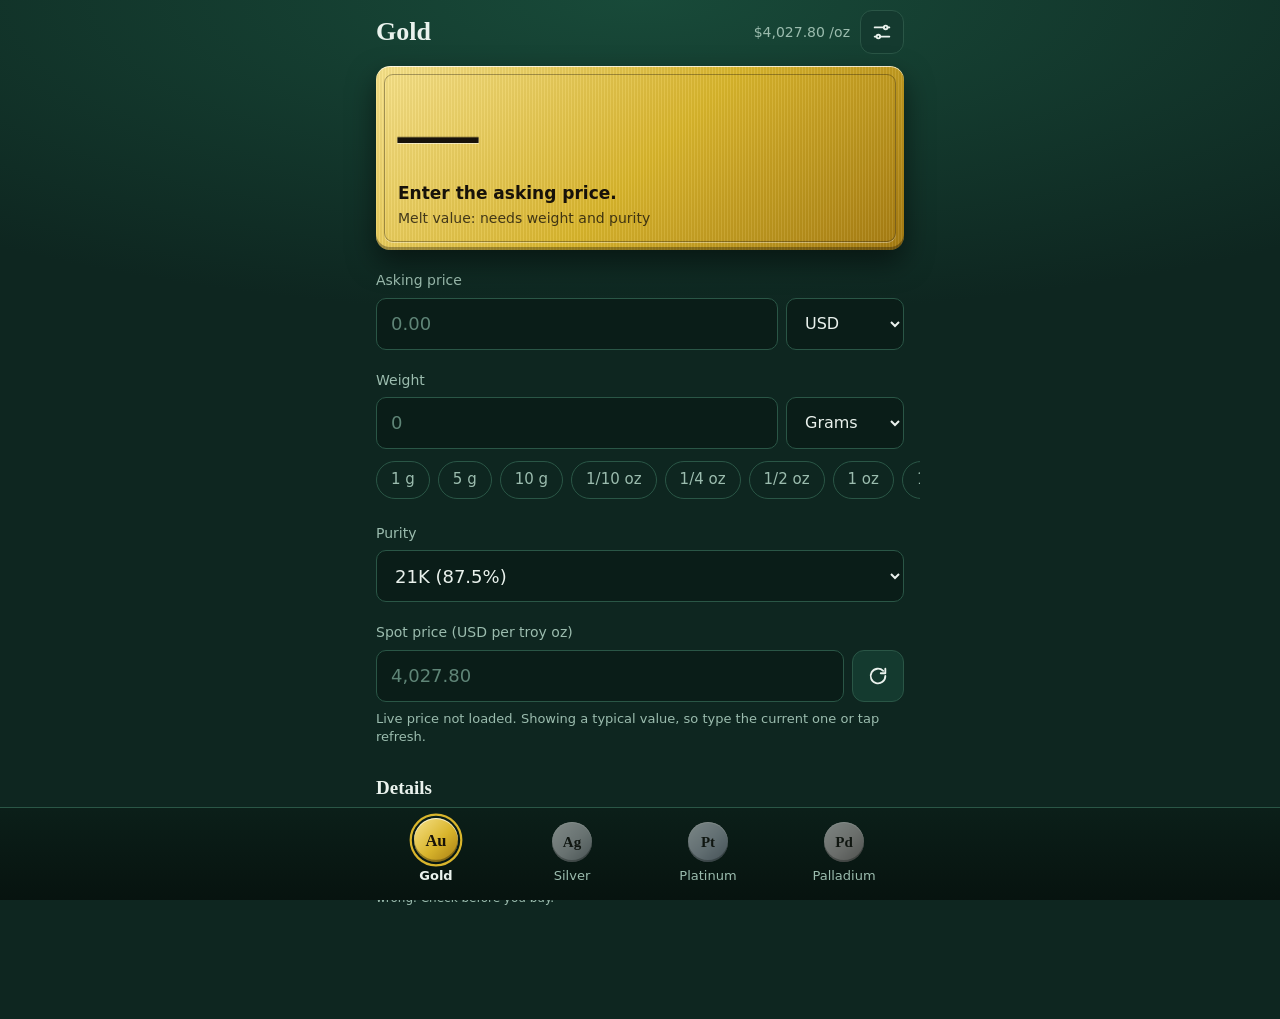
<file: index.html>
<!doctype html>
<html lang="en">
<head>
<meta charset="utf-8">
<meta name="viewport" content="width=device-width, initial-scale=1, viewport-fit=cover, interactive-widget=resizes-visual">
<meta http-equiv="Content-Security-Policy" content="default-src 'none'; script-src 'self'; worker-src 'self'; style-src 'self'; img-src 'self'; connect-src https://api.gold-api.com https://open.er-api.com; manifest-src 'self'; base-uri 'none'; form-action 'none'">
<meta name="theme-color" content="#0e2620">
<meta name="color-scheme" content="dark">
<meta name="description" content="Check how far above melt value a gold, silver, platinum or palladium item is priced.">
<title>Metal Premium</title>
<link rel="manifest" href="manifest.webmanifest">
<link rel="icon" href="favicon.svg" type="image/svg+xml">
<link rel="apple-touch-icon" href="icon-192.png">
<link rel="stylesheet" href="styles.css">
</head>
<body data-metal="gold">

<header class="bar">
  <h1 id="metalName">Gold</h1>
  <div class="bar-r">
    <span class="spot-head" id="spotHead"></span>
    <button class="icon-btn small" id="toolsBtn" type="button" aria-label="Open converter and settings">
      <svg viewBox="0 0 24 24" width="22" height="22" aria-hidden="true"><path d="M4 7h10M18 7h2M4 17h2M10 17h10" fill="none" stroke="currentColor" stroke-width="2" stroke-linecap="round"/><circle cx="16" cy="7" r="2" fill="none" stroke="currentColor" stroke-width="2"/><circle cx="8" cy="17" r="2" fill="none" stroke="currentColor" stroke-width="2"/></svg>
    </button>
  </div>
</header>

<main>
  <section class="plate" id="plate" aria-label="Premium over melt value">
    <p class="plate-num" id="premium">—</p>
    <p class="plate-line"><span class="dot" id="dot" hidden></span><span id="plateLine">Enter the asking price.</span></p>
    <p class="plate-sub" id="plateSub"></p>
  </section>

  <div class="fields" role="group" aria-label="Item details">
    <div class="field">
      <label class="label" for="price">Asking price</label>
      <div class="ctl">
        <input id="price" inputmode="decimal" autocomplete="off" placeholder="0.00" enterkeyhint="next">
        <select id="currency" aria-label="Currency"></select>
      </div>
      <p class="note" id="rateNote" hidden></p>
    </div>

    <div class="field">
      <label class="label" for="weight">Weight</label>
      <div class="ctl">
        <input id="weight" inputmode="decimal" autocomplete="off" placeholder="0" enterkeyhint="next">
        <select id="unit" aria-label="Weight unit"></select>
      </div>
      <div class="chips" id="chips" role="group" aria-label="Common weights"></div>
    </div>

    <div class="field">
      <label class="label" for="purity">Purity</label>
      <select id="purity" class="full"></select>
      <div id="customWrap" hidden>
        <input id="custom" class="gap" inputmode="decimal" autocomplete="off" placeholder="Percent, for example 91.6" aria-label="Custom purity in percent">
      </div>
    </div>

    <div class="field">
      <label class="label" for="spot">Spot price (USD per troy oz)</label>
      <div class="ctl">
        <input id="spot" inputmode="decimal" autocomplete="off" placeholder="Not loaded yet">
        <button class="icon-btn" id="spotRefresh" type="button" aria-label="Refresh live spot price">
          <svg viewBox="0 0 24 24" width="22" height="22" aria-hidden="true"><path d="M20 12a8 8 0 1 1-2.34-5.66M20 4v5h-5" fill="none" stroke="currentColor" stroke-width="2" stroke-linecap="round" stroke-linejoin="round"/></svg>
        </button>
      </div>
      <p class="note"><span id="spotNote"></span> <button class="link" id="spotLive" type="button" hidden>Use the live price</button></p>
    </div>
  </div>

  <section class="sec" aria-labelledby="detailsH">
    <h2 class="h2" id="detailsH">Details</h2>
    <dl class="ledger" id="details"></dl>
  </section>

  <p class="fine">For information only, not financial advice. Prices from other sources can be delayed or wrong. Check before you buy.</p>
</main>

<nav class="dock" aria-label="Choose a metal">
  <div class="dock-in" id="dock" role="tablist"></div>
</nav>

<dialog id="tools" aria-labelledby="toolsH">
  <div class="sheet">
    <h2 class="h2 big" id="toolsH">Converter and settings</h2>

    <section class="sec tight" aria-labelledby="convH">
      <h3 class="h3" id="convH">Currency converter</h3>
      <div class="ctl">
        <input id="convAmount" inputmode="decimal" autocomplete="off" placeholder="Amount" aria-label="Amount to convert">
        <select id="convFrom" aria-label="Convert from"></select>
      </div>
      <ul class="conv" id="convOut"></ul>
    </section>

    <section class="sec" aria-labelledby="ratesH">
      <h3 class="h3" id="ratesH">Exchange rates</h3>
      <p class="note first">How much of each currency one US dollar buys. You can type your own.</p>
      <div class="rates" id="ratesGrid"></div>
      <div class="ctl gapt">
        <button class="btn" id="ratesBtn" type="button">Update rates</button>
      </div>
      <p class="note" id="ratesStatus"></p>
    </section>

    <section class="sec" aria-labelledby="aboutH">
      <h3 class="h3" id="aboutH">About</h3>
      <p class="note first">Everything you type stays on this phone. The app asks gold-api.com for spot prices and open.er-api.com for exchange rates, and sends nothing about you or your items. Not financial advice.</p>
      <p class="note"><a href="https://www.exchangerate-api.com" target="_blank" rel="noopener noreferrer">Rates by Exchange Rate API</a> &nbsp; <a href="privacy.html" target="_blank" rel="noopener">Privacy policy</a></p>
      <p class="note">Version <span id="ver"></span></p>
      <button class="btn primary" id="installBtn" type="button" hidden>Install on this phone</button>
    </section>

    <button class="btn full gapt" id="closeTools" type="button">Done</button>
  </div>
</dialog>

<noscript><p class="fine">This app needs JavaScript.</p></noscript>
<script src="app.js"></script>
</body>
</html>
</file>
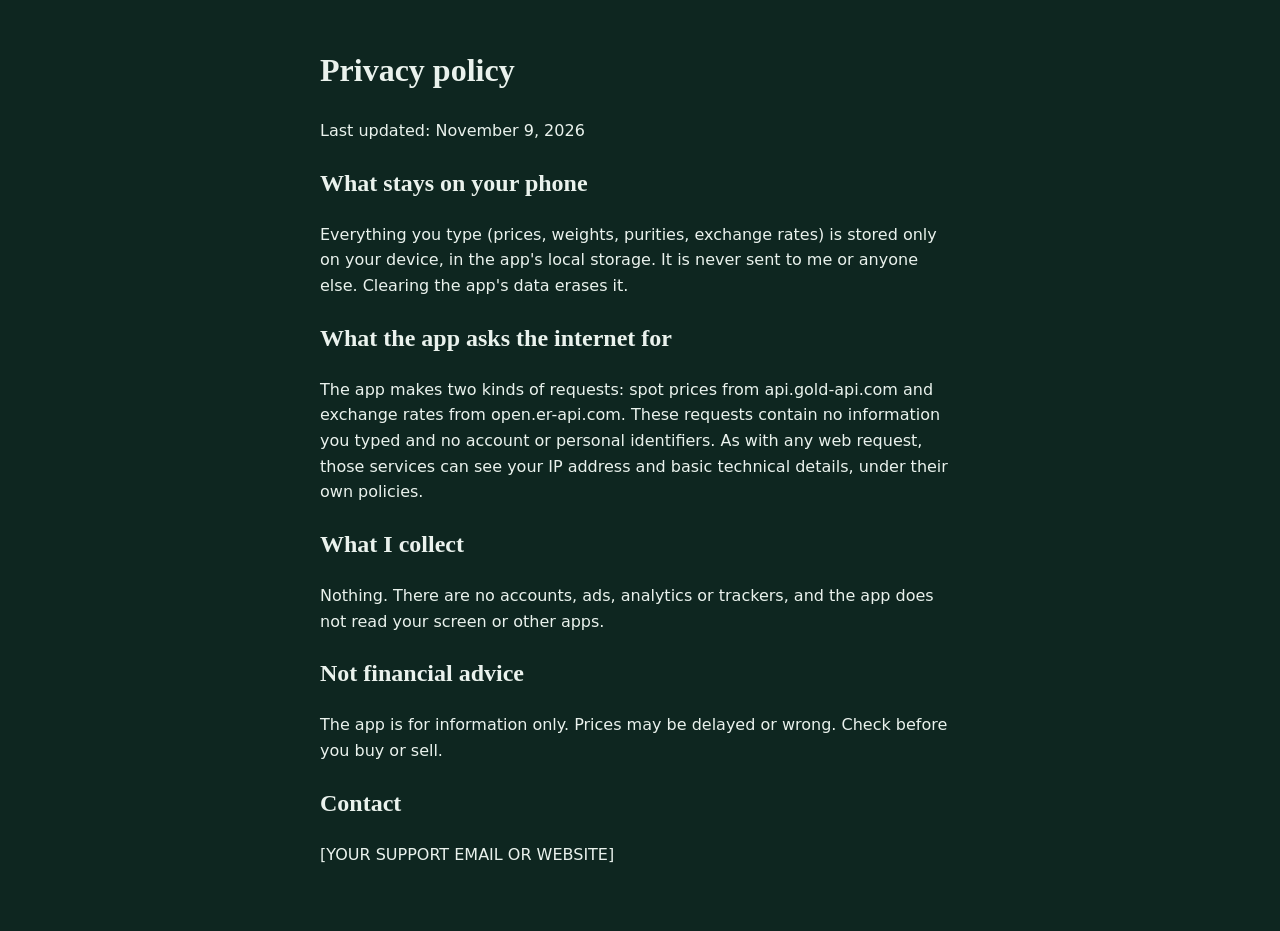
<file: privacy.html>
<!doctype html>
<html lang="en"><head><meta charset="utf-8"><meta name="viewport" content="width=device-width,initial-scale=1">
<meta http-equiv="Content-Security-Policy" content="default-src 'none'; style-src 'self'">
<title>Privacy policy</title><link rel="stylesheet" href="privacy.css"></head>
<body><main>
<h1>Privacy policy</h1>
<p>Last updated: November 9, 2026</p>
<h2>What stays on your phone</h2>
<p>Everything you type (prices, weights, purities, exchange rates) is stored only on your device, in the app's local storage. It is never sent to me or anyone else. Clearing the app's data erases it.</p>
<h2>What the app asks the internet for</h2>
<p>The app makes two kinds of requests: spot prices from api.gold-api.com and exchange rates from open.er-api.com. These requests contain no information you typed and no account or personal identifiers. As with any web request, those services can see your IP address and basic technical details, under their own policies.</p>
<h2>What I collect</h2>
<p>Nothing. There are no accounts, ads, analytics or trackers, and the app does not read your screen or other apps.</p>
<h2>Not financial advice</h2>
<p>The app is for information only. Prices may be delayed or wrong. Check before you buy or sell.</p>
<h2>Contact</h2>
<p>[YOUR SUPPORT EMAIL OR WEBSITE]</p>
</main></body></html>
</file>
<file: styles.css>
:root{
  --ground:#0e2620;--raised:#143a2f;--field:#0a1d18;--line:#2a5646;
  --text:#eaf2ed;--muted:#9bbcae;--ink:#17120a;
  --hi:#f7e28a;--mid:#d9b52c;--lo:#a67c12;
  --serif:"Noto Serif","Source Serif 4","Iowan Old Style",Georgia,serif;
  --sans:system-ui,-apple-system,"Roboto","Segoe UI",sans-serif;
  color-scheme:dark;
}
body[data-metal="silver"]{--hi:#f6f7f8;--mid:#c5c9ce;--lo:#868c94}
body[data-metal="platinum"]{--hi:#eaf0f8;--mid:#b4c0d2;--lo:#7a879d}
body[data-metal="palladium"]{--hi:#f3eded;--mid:#cdbfbf;--lo:#968686}

*{box-sizing:border-box}
[hidden]{display:none!important}
html{-webkit-text-size-adjust:100%}
body{margin:0;min-height:100dvh;color:var(--text);font:16px/1.45 var(--sans);-webkit-tap-highlight-color:transparent;
  background:radial-gradient(130% 50% at 50% 0,#184a39 0,var(--ground) 62%) no-repeat var(--ground)}
a{color:var(--mid)}
button,input,select{font:inherit}
button{cursor:pointer}

.bar{max-width:560px;margin:0 auto;display:flex;align-items:center;justify-content:space-between;gap:12px;padding:calc(10px + env(safe-area-inset-top)) 16px 12px}
.bar h1{margin:0;font:700 26px/1.1 var(--serif)}
.bar-r{display:flex;align-items:center;gap:10px}
.spot-head{color:var(--muted);font-size:14px;font-variant-numeric:tabular-nums}

main{max-width:560px;margin:0 auto;padding:0 16px calc(112px + env(safe-area-inset-bottom))}

/* the premium plate: one brushed-metal surface, re-cast in each metal */
.plate{position:relative;overflow:hidden;padding:26px 22px 22px;border-radius:14px;color:var(--ink);
  background:
    repeating-linear-gradient(90deg,rgba(255,255,255,.08) 0 1px,rgba(0,0,0,.035) 1px 3px),
    linear-gradient(135deg,var(--hi) 0%,var(--mid) 52%,var(--lo) 100%);
  box-shadow:inset 0 1px 0 rgba(255,255,255,.75),inset 0 -3px 0 rgba(0,0,0,.3),0 12px 28px rgba(0,0,0,.5)}
.plate::before{content:"";position:absolute;inset:8px;border:1px solid rgba(23,18,10,.35);border-radius:9px;box-shadow:0 1px 0 rgba(255,255,255,.35);pointer-events:none}
.plate::after{content:"";position:absolute;inset:0;pointer-events:none;transform:translateX(-120%);
  background:linear-gradient(105deg,transparent 35%,rgba(255,255,255,.55) 50%,transparent 65%)}
.plate.sheen::after{animation:sheen .8s ease-out}
@keyframes sheen{to{transform:translateX(120%)}}
.plate>*{position:relative;margin:0}
.plate-num{font:800 clamp(54px,18vw,80px)/1 var(--serif);letter-spacing:-.01em;font-variant-numeric:lining-nums tabular-nums;
  text-shadow:0 1px 0 rgba(255,255,255,.55),0 -1px 0 rgba(0,0,0,.22);overflow-wrap:anywhere}
.plate.below .plate-num{color:#0b4f27}
.plate-line{margin-top:10px!important;font-weight:650;font-size:17px;line-height:1.3}
.plate-sub{margin-top:4px!important;font-size:14px;opacity:.78;font-variant-numeric:tabular-nums}
.dot{display:inline-block;width:12px;height:12px;margin-right:8px;border-radius:50%;border:2px solid var(--ink);background:#ddd;vertical-align:-1px}
.dot[data-tier="good"]{background:#2fbf71}.dot[data-tier="ok"]{background:#8fd14f}.dot[data-tier="fair"]{background:#f3d13a}
.dot[data-tier="high"]{background:#f08a2c}.dot[data-tier="vhigh"]{background:#e5483d}

.fields{margin-top:8px}
.field{margin-top:20px}
.label{display:block;margin-bottom:7px;color:var(--muted);font-size:14px}
.ctl{display:flex;gap:8px}
.gapt{margin-top:12px}
input,select{min-width:0;height:52px;padding:0 14px;color:var(--text);background:var(--field);border:1px solid var(--line);border-radius:10px;font-size:18px}
.ctl>input{flex:1}
.ctl>select{flex:none;width:118px;font-size:16px}
select.full,.full{width:100%}
.gap{margin-top:8px;width:100%}
input[aria-invalid="true"]{border-color:#e5483d}
input::placeholder{color:#5f8577}
:focus-visible{outline:2px solid var(--mid);outline-offset:2px}

.icon-btn{flex:none;width:52px;height:52px;display:grid;place-items:center;color:var(--text);background:var(--raised);border:1px solid var(--line);border-radius:12px}
.icon-btn.small{width:44px;height:44px}
.icon-btn.busy svg{animation:spin .8s linear infinite}
@keyframes spin{to{transform:rotate(360deg)}}

.chips{display:flex;gap:8px;overflow-x:auto;margin:12px -16px 0;padding:0 16px 4px;scrollbar-width:none}
.chips::-webkit-scrollbar{display:none}
.chip{flex:none;height:38px;padding:0 14px;color:var(--muted);background:transparent;border:1px solid var(--line);border-radius:999px;font-size:15px}
.chip.on{color:var(--ink);border-color:transparent;background:linear-gradient(135deg,var(--hi),var(--mid) 60%,var(--lo));font-weight:650}

.note{margin:8px 0 0;color:var(--muted);font-size:13px;line-height:1.45}
.note.first{margin-top:0}
.link{padding:6px 0;color:var(--mid);background:none;border:0;text-decoration:underline;font-size:13px}

.sec{margin-top:30px}
.sec.tight{margin-top:14px}
.h2{margin:0 0 4px;font:700 19px/1.2 var(--serif)}
.h2.big{font-size:22px}
.h3{margin:0 0 10px;font:700 17px/1.2 var(--serif)}
.ledger{margin:0}
.row{display:flex;align-items:baseline;gap:8px;padding:9px 0}
.row dt{flex:none;color:var(--muted)}
.row .leader{flex:1;min-width:12px;border-bottom:1px dotted var(--line);transform:translateY(-4px)}
.row dd{margin:0;text-align:right;font-weight:600;font-variant-numeric:tabular-nums}
.fine{margin:26px 0 0;color:var(--muted);font-size:12px;line-height:1.5}

.dock{position:fixed;left:0;right:0;bottom:0;z-index:5;background:linear-gradient(#0b1f19,#07130f);border-top:1px solid var(--line)}
.dock-in{max-width:560px;margin:0 auto;display:grid;grid-template-columns:repeat(4,1fr);padding:8px 8px calc(8px + env(safe-area-inset-bottom))}
.dock-btn{display:flex;flex-direction:column;align-items:center;gap:5px;min-height:68px;padding:6px 0;color:var(--muted);background:none;border:0;font-size:13px}
.dock-btn[aria-selected="true"]{color:var(--text);font-weight:650}
.coin{display:grid;place-items:center;width:40px;height:40px;border-radius:50%;color:var(--ink);font:800 15px/1 var(--serif);
  background:linear-gradient(135deg,var(--c-hi),var(--c-mid) 55%,var(--c-lo));
  box-shadow:inset 0 1px 0 rgba(255,255,255,.7),inset 0 -2px 0 rgba(0,0,0,.3);opacity:.5;filter:saturate(.7);transition:transform .15s,opacity .15s}
.dock-btn[aria-selected="true"] .coin{opacity:1;filter:none;transform:translateY(-2px) scale(1.1);outline:2px solid var(--c-mid);outline-offset:2px}
.dock-btn[data-metal="gold"]{--c-hi:#f7e28a;--c-mid:#d9b52c;--c-lo:#a67c12}
.dock-btn[data-metal="silver"]{--c-hi:#f6f7f8;--c-mid:#c5c9ce;--c-lo:#868c94}
.dock-btn[data-metal="platinum"]{--c-hi:#eaf0f8;--c-mid:#b4c0d2;--c-lo:#7a879d}
.dock-btn[data-metal="palladium"]{--c-hi:#f3eded;--c-mid:#cdbfbf;--c-lo:#968686}

dialog{width:100%;max-width:560px;max-height:90dvh;margin:auto auto 0;padding:0;color:var(--text);background:var(--raised);border:0;border-radius:18px 18px 0 0;box-shadow:0 -12px 40px rgba(0,0,0,.55)}
dialog::backdrop{background:rgba(0,0,0,.62)}
.sheet{max-height:90dvh;overflow-y:auto;padding:22px 16px calc(22px + env(safe-area-inset-bottom))}
.conv{margin:12px 0 0;padding:0;list-style:none;border:1px solid var(--line);border-radius:10px;overflow:hidden}
.conv li{display:flex;justify-content:space-between;padding:11px 14px;border-bottom:1px solid var(--line);font-variant-numeric:tabular-nums}
.conv li:last-child{border-bottom:0}
.conv li.self{color:var(--muted);background:var(--field)}
.rates{display:grid;grid-template-columns:1fr 1fr;gap:10px 12px}
.rates label{display:flex;flex-direction:column;gap:5px;color:var(--muted);font-size:14px}
.rates input{width:100%;height:48px;font-size:17px}
.btn{height:52px;padding:0 18px;color:var(--text);background:var(--field);border:1px solid var(--line);border-radius:12px;font-weight:650;font-size:16px}
.btn.primary{margin-top:14px;color:var(--ink);border-color:transparent;background:linear-gradient(135deg,var(--hi),var(--mid) 55%,var(--lo))}
.btn:disabled{opacity:.6}

@media (prefers-reduced-motion:reduce){
  .plate.sheen::after,.icon-btn.busy svg{animation:none}
  .coin{transition:none}
}
</file>
<file: privacy.css>
body{margin:0;padding:24px 16px 48px;color:#eaf2ed;background:#0e2620;font:16px/1.6 system-ui,sans-serif}
main{max-width:640px;margin:0 auto}
h1,h2{font-family:Georgia,serif}
a{color:#d9b52c}
</file>
